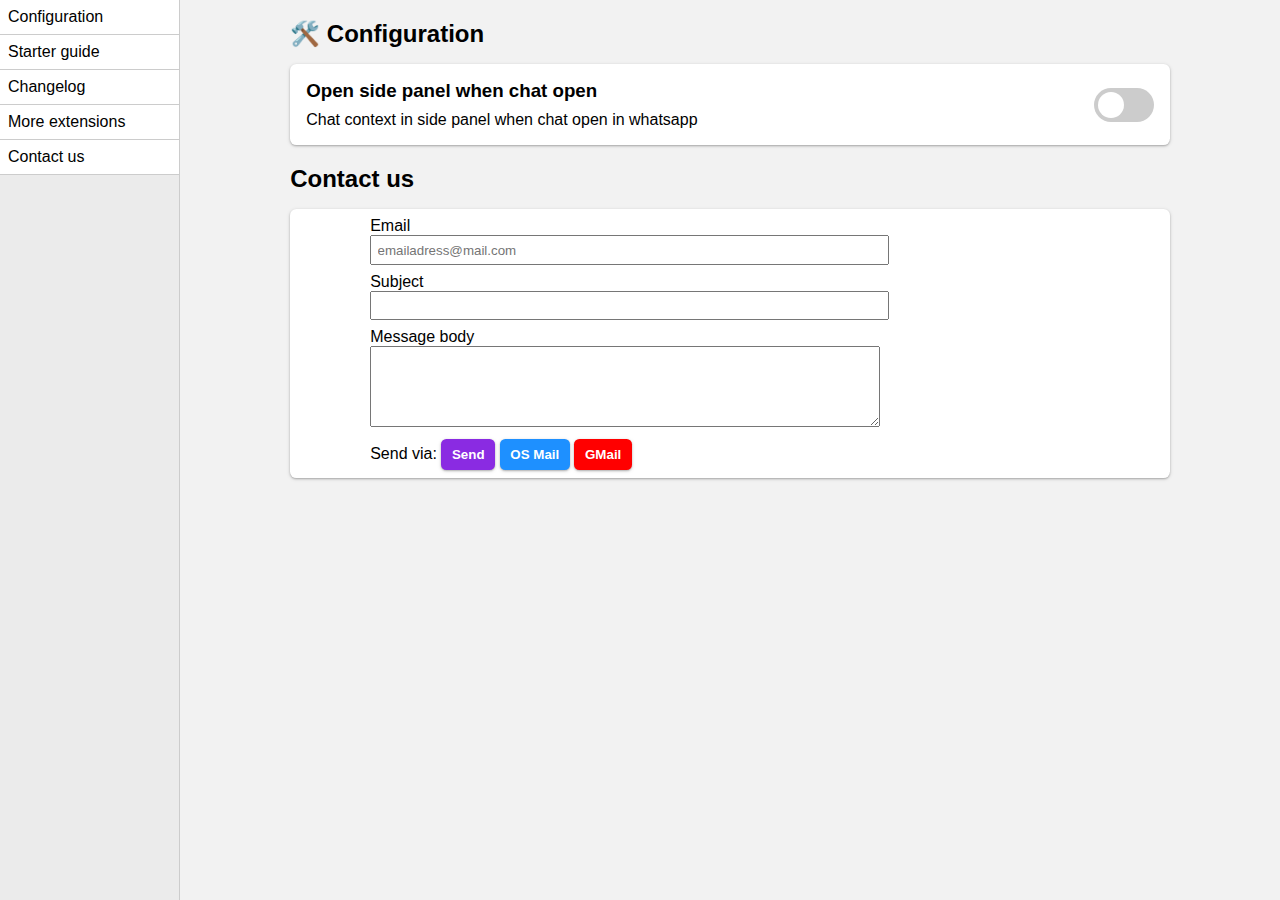
<file: options/index.html>
<!DOCTYPE html>
<html lang="en">

<head>
    <meta charset="UTF-8">
    <meta name="viewport" content="width=device-width, initial-scale=1.0">
    <title>ReplyBot.ai configurations, snippet manager</title>
    <link rel="stylesheet" href="./style/base.css">
    <link rel="stylesheet" href="./style/layout.css">
    <link rel="stylesheet" href="./style/setting.css">
    <script type="module" src="./js/options.js"></script>
</head>

<body>
    <main>
        <aside>
            <nav>
                <div class="nav-link"> <a href="#configuration" id="Configuration">Configuration</a> </div>

                <div class="nav-link"> <a href="/guide/welcome-guide.html" id="starter_guide">Starter guide</a> </div>
                <div class="nav-link"> <a href="/guide/changelog.html" id="changelog">Changelog</a> </div>
                <div class="nav-link"> <a href="https://noterail.co" target="_blank" id="more_extensions">More
                        extensions</a> </div>
                <div class="nav-link"> <a href="#contactus" id="contact_us">Contact us</a> </div>
            </nav>
        </aside>
        <article>
            <section>
                <h2 id="configuration">🛠️ Configuration</h2>
                <blockquote>
                    <div class="config-item">
                        <div class="setting-info">
                            <h3><span>Open side panel when chat open</span></h3>
                            <div>
                                <span>Chat context in side panel when chat open in whatsapp </span>
                            </div>
                        </div>

                        <label class="switch">
                            <input type="checkbox" id="open_sidepanel" />
                            <span class="slider"></span>
                        </label>
                    </div>
                </blockquote>
            </section>


            <section>
                <h2 id="contactus">Contact us</h2>
                <blockquote class="contact-form">
                    <label>
                        <div>Email</div>
                        <input type="email" name="email" id="email" placeholder="emailadress@mail.com">
                    </label>
                    <label>
                        <div>Subject</div>
                        <input type="subject" name="subject" id="subject">
                    </label>

                    <label>
                        <div>Message body</div>
                        <textarea name="body" id="mailbody" rows="5"></textarea>
                    </label>
                    <div id="send-mail-buttons">
                        <span>Send via: </span>
                        <button style="--btn-clr:blueviolet">Send</button>
                        <button id="osmail">OS Mail</button>
                        <button id="gmail" style="--btn-clr:red">GMail</button>
                    </div>
                </blockquote>
            </section>
        </article>
    </main>

    <output id="snackbar" hidden></output>
    <script type="module" src="./js/options.js"></script>
</body>

</html>
</file>
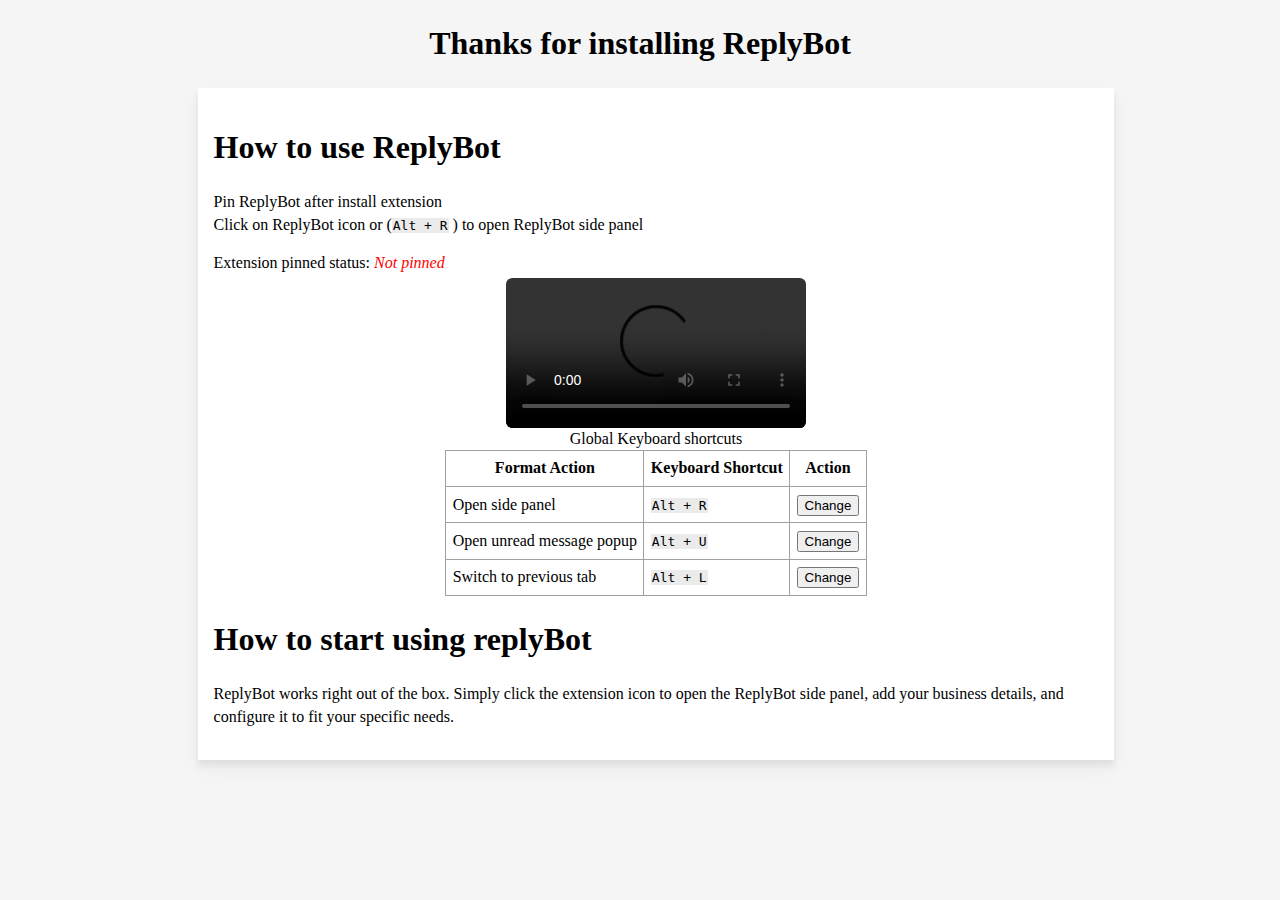
<file: guide/welcome-guide.html>
<!DOCTYPE html>
<html lang="en">

<head>
    <meta charset="UTF-8">
    <meta name="viewport" content="width=device-width, initial-scale=1.0">
    <title>ReplyBot welcome guide</title>
</head>

<body>
    <style>
        :root {
            color-scheme: light dark;
        }

        html {
            scrollbar-width: thin;
        }

        body {
            background-color: light-dark(whitesmoke, black);
            color: light-dark(black, rgb(245, 245, 245));
            font-size: 100%;
            line-height: 1.4;
        }

        article {
            background-color: light-dark(white, hsl(0, 0%, 10%));
            box-shadow: rgba(219, 219, 219, 0.19) 0px 10px 20px, rgba(163, 163, 163, 0.23) 0px 6px 6px;
            width: 70%;
            margin-left: 15%;
            padding: 1em;
        }

        li {
            margin-bottom: 0.4em;

            &>div {
                font-weight: bold;
            }
        }

        kbd {
            font-weight: 500;
            background-color: light-dark(hsl(0, 0%, 92%), rgb(60, 60, 60));
            padding-inline: 1px;
        }

        video {
            display: block;
            max-width: 80%;
            margin-inline: auto;
            margin-top: 0.2em;
            border-radius: 0.4em;
        }

        table {
            border-collapse: collapse;
            margin-inline: auto;

            & th,
            & td {
                border: 1px solid rgb(160 160 160);
                padding: 0.4em;
            }
        }
    </style>
    <h1 style="text-align: center;">Thanks for installing <strong>ReplyBot</strong></h1>
    <article>
        <h1>How to use ReplyBot</h1>

        <p> Pin ReplyBot after install extension <br>
            Click on ReplyBot icon or (<kbd>Alt + R</kbd> ) to open ReplyBot side panel <br>
        </p>
        <div> <span>Extension pinned status:</span> <var style="color: red;" id="pin_ext">Not pinned</var> </div>
        <video src="" controls></video>

        <table id="global-keyboard-shortcuts">
            <caption>Global Keyboard shortcuts</caption>
            <thead>
                <tr>
                    <th>Format Action</th>
                    <th>Keyboard Shortcut</th>
                    <th>Action</th>
                </tr>
            </thead>
            <tbody>
                <tr>
                    <td>Open side panel</td>
                    <td id="_execute_action"><kbd>Alt + R</kbd></td>
                    <td><button>Change</button></td>
                </tr>

                <tr>
                    <td>Open unread message popup</td>
                    <td id="openUnreadMsgPopup"><kbd>Alt + U</kbd></td>
                    <td><button>Change</button></td>
                </tr>

                <tr>
                    <td>Switch to previous tab</td>
                    <td id="switchToPrevTab"><kbd>Alt + L</kbd></td>
                    <td><button>Change</button></td>
                </tr>
            </tbody>
        </table>


        <h1>How to start using replyBot</h1>
        <p>ReplyBot works right out of the box. Simply click the extension icon to open the ReplyBot side panel, add
            your
            business details, and configure it to fit your specific needs.</p>
    </article>


    <script type="module" src="./guide.js"></script>

</body>

</html>
</file>
<file: options/style/base.css>
:root {
	color-scheme: light dark;
	--card: 0 1px 4px rgba(0, 0, 0, 0.12), 0 1px 2px rgba(0, 0, 0, 0.24);
	--main-clr: hsl(289, 85%, 34%);
	--border: 1.6px solid #ccc;
	--dialog-bgc: hsl(0, 0%, 100%);
	--block-bgc: #fff;
	--head-bgc: whitesmoke;
	--icon-clr: black;
}

@media (prefers-color-scheme: dark) {
	:root {
		--card: 0 1px 4px rgba(200, 200, 200, 0.2), 0 1px 2px rgba(200, 200, 200, 0.3);
		--head-bgc: hsl(0, 0%, 20%);
		--block-bgc: hsl(0, 0%, 14%);
		--dialog-bgc: hsl(0, 0%, 22%);
		--icon-clr: white;
	}
}

body {
	font-family: BlinkMacSystemFont, Segoe UI, Roboto, Ubuntu, Helvetica, Arial, sans-serif;
	text-size-adjust: 100%;
	font-size: 100%;
	text-rendering: optimizeSpeed;
	margin: 0;
	background-color: light-dark(whitesmoke, black);
}

code {
	background-color: light-dark(hsl(0, 0%, 97%), hsl(0, 1%, 35%));
	padding: 1px;
}

button {
	--btn-clr: dodgerblue;
	box-shadow: var(--card);
	background-color: var(--btn-clr);
	border-radius: 0.4em;
	padding: 0.6em 0.8em;
	border: none;
	color: #fff;
	text-align: center;
	font-weight: bold;
	cursor: pointer;

	&:disabled {
		background-color: grey;
		cursor: not-allowed;
	}
}

svg {
	fill: light-dark(black, white);
	height: 1.4em;
	width: 1.4em;
	vertical-align: middle;
	cursor: pointer;
}

[popover] {
	border: none;
	margin: 0;
	color: inherit;
	box-shadow: var(--card);
	background-color: light-dark(white, blachsl(0, 0%, 20%));
	inset: unset;
}

dialog {
	border: none;
	box-shadow: var(--card);
	border-radius: 0.4em;
	color: inherit;
	background-color: light-dark(hsl(0, 0%, 100%), hsl(0, 0%, 22%));

	&::backdrop {
		background-color: rgb(0 0 0 / 0.4);
	}

	&[open] {
		animation: slide-from-bottom 0.6s ease-out normal;
	}
}

#alert-box {
	top: 2em;
	right: 0.5em;
	padding: 0;

	&:popover-open {
		@starting-style {
			translate: 110% 0;
		}

		translate: 0 0;
	}
}

/* snackbar  */
/* snackbar  */
#snackbar {
	min-width: 5em;
	background-color: light-dark(#333, #5e5f5f);
	color: light-dark(rgb(255, 208, 0), rgb(245, 140, 3));
	text-align: center;
	border-radius: 1em;
	padding: 0.4em 0.5em;
	position: fixed;
	z-index: 1000;
	margin-inline: auto;
	inset-inline: 0;
	bottom: 2em;
	width: max-content;
	translate: 0 280%;
	animation: in-out 5s ease-out;
}

@keyframes in-out {
	10%,
	90% {
		translate: 0 0;
	}
}

@keyframes slide-from-bottom {
	from {
		translate: 0 110%;
	}

	to {
		translate: 0 0;
	}
}
</file>
<file: options/style/layout.css>
main {
	display: flex;

	& aside {
		flex-basis: 14%;
		flex-shrink: 0;
		background-color: light-dark(hsl(0, 0%, 92%), hsl(0, 0%, 12%));
		border-right: var(--border);
	}

	& article {
		flex-grow: 1;
		background-color: light-dark(hsl(0, 0%, 95%), hsl(0, 0%, 16%));
		overflow-y: auto;
		height: 100vh;
		position: relative;
	}
}

/* Aside navigation */
aside {
	& details {
		width: 100%;
	}

	& summary,
	& .nav-link {
		padding: 0.5em;
		background-color: light-dark(hsl(0, 0%, 100%), hsl(0, 0%, 20%));
		border-bottom: var(--border);
	}

	& ul {
		margin-block: 0;
		padding-left: 1em;
	}

	& li {
		list-style-type: none;
		padding-block: 2px;
		margin-block: 2px;
	}

	& a {
		text-decoration: none;
		color: inherit;
	}
}

section {
	width: 80%;
	margin-inline: auto;
	margin-top: 0.5em;

	& h2 {
		margin-bottom: 0.5em;
	}
}

section > header,
section .config-item {
	display: flex;
	justify-content: space-between;
	padding: 1em;
	align-items: center;
}

section header {
	font-weight: bold;
	border-radius: 0.4em 0.4em 0 0;
	background-color: var(--head-bgc);
}

section .config-item:not(:last-child) {
	border-bottom: var(--border);
}

blockquote,
.card {
	box-shadow: var(--card);
	border-radius: 0.4em;
	background-color: var(--block-bgc);
	margin-inline: 0;
}

table {
	border-collapse: collapse;
	width: 100%;
	background-color: var(--block-bgc);

	& td,
	& th {
		border: 1px solid light-dark(hsl(0, 1%, 85%), hsl(0, 1%, 28%));
		text-align: left;
		padding: 8px;
	}

	& tr:nth-child(even) {
		background-color: light-dark(hsl(0, 1%, 85%), hsl(0, 1%, 28%));
	}

	& kbd {
		font-weight: bold;
		font-size: 0.9rem;
	}
}

.contact-form {
	padding: 0.5em 5em;
	display: flex;
	flex-direction: column;
	justify-content: center;
	row-gap: 0.5em;

	& input {
		width: 70%;
		padding: 0.4em;
	}

	& textarea {
		field-sizing: content;
		width: 70%;
		min-height: 5lh;
	}
}
</file>
<file: options/style/setting.css>
input[type="checkbox"] {
	scale: 1.2;
}

/* switch */
.switch {
	position: relative;
	display: inline-block;
	width: 60px;
	height: 34px;

	& input {
		opacity: 0;

		&:checked + .slider {
			background-color: limegreen;
		}

		&:focus + .slider {
			box-shadow: 0 0 1px limegreen;
		}

		&:checked + .slider:before {
			translate: 26px;
		}
	}
}

.slider {
	position: absolute;
	cursor: pointer;
	inset: 0;
	background-color: #ccc;
	transition: 0.4s;
	border-radius: 34px;

	&:before {
		position: absolute;
		content: "";
		height: 26px;
		width: 26px;
		left: 4px;
		bottom: 4px;
		background-color: white;
		transition: 0.4s;
		border-radius: 50%;
	}
}

section > details {
	box-shadow: var(--card);
	background-color: var(--block-bgc);
	padding-bottom: 0.4em;
	border-radius: 0.4em;
	margin-bottom: 1em;

	& summary {
		padding: 0.4em;
		background-color: var(--head-bgc);
		box-shadow: var(--card);
		border-radius: 0.4em 0.4em 0 0;
		font-size: 1rem;
		list-style-type: none;

		& + ul {
			& li {
				list-style-type: none;
				margin-bottom: 0.4em;
			}
		}
	}
}

.config-item {
	& h3 {
		margin-block: 0 0.5em;
	}
}
</file>
